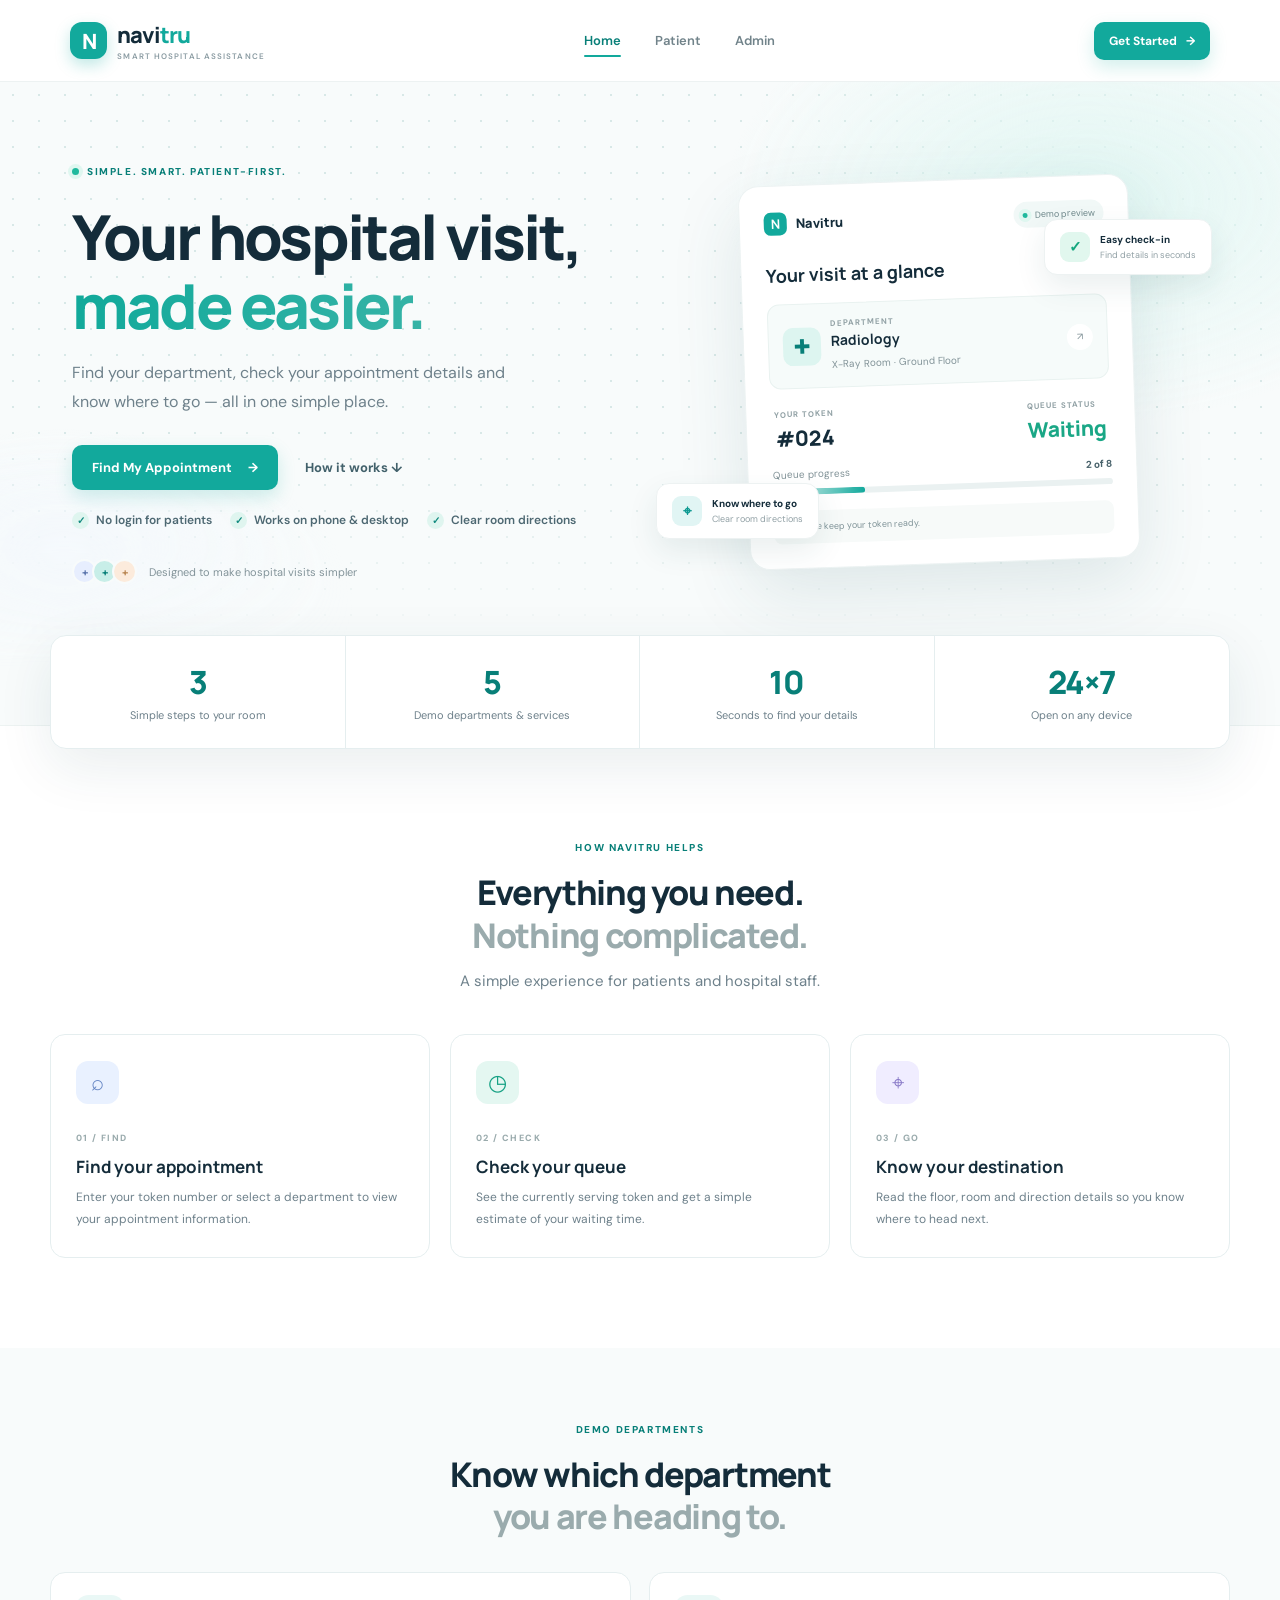
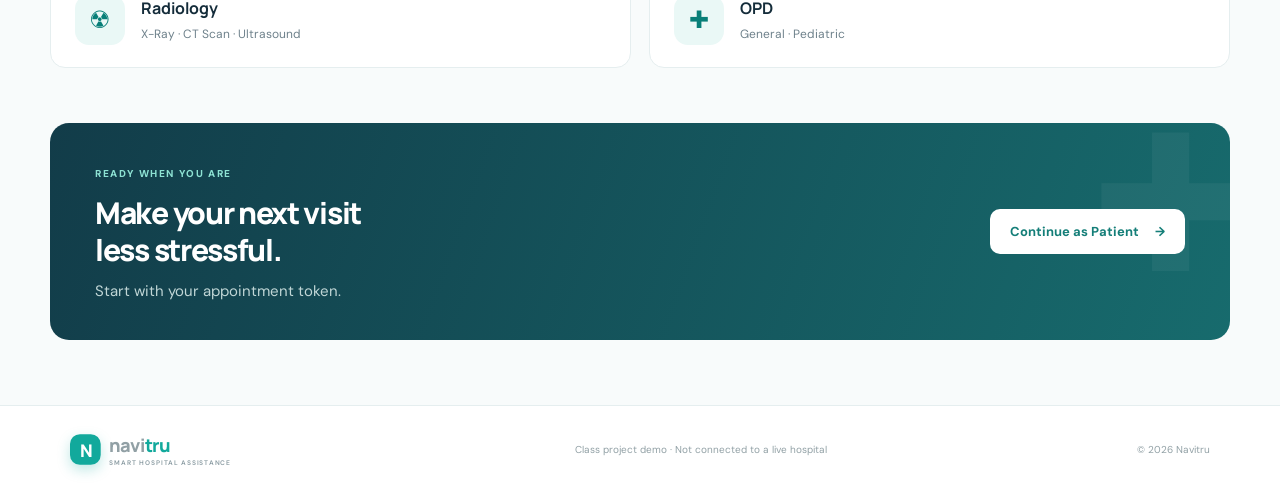
<file: index.html>
<!DOCTYPE html>
<html lang="en">
<head>
  <meta charset="UTF-8"><meta name="viewport" content="width=device-width, initial-scale=1.0">
  <title>Navitru | Smart Hospital Assistance</title><link rel="preconnect" href="https://fonts.googleapis.com"><link href="https://fonts.googleapis.com/css2?family=DM+Sans:wght@400;500;600;700&family=Manrope:wght@600;700;800&display=swap" rel="stylesheet"><link rel="stylesheet" href="style.css"><link rel="stylesheet" href="home.css">
</head>
<body>
  <header class="site-header"><a class="brand" href="index.html"><span class="brand-mark">N</span><span>navi<span class="brand-accent">tru</span><small>SMART HOSPITAL ASSISTANCE</small></span></a><nav><a class="active" href="index.html">Home</a><a href="patient.html">Patient</a><a href="admin.html">Admin</a></nav><a class="btn btn-small" href="patient.html">Get Started <span>→</span></a></header>
  <main>
    <section class="hero container"><div class="hero-copy"><span class="eyebrow hero-eyebrow"><i class="pulse-dot"></i> SIMPLE. SMART. PATIENT-FIRST.</span><h1>Your hospital visit,<br><span class="gradient-text">made easier.</span></h1><p class="hero-text">Find your department, check your appointment details and know where to go — all in one simple place.</p><div class="hero-actions"><a class="btn" href="patient.html">Find My Appointment <span>→</span></a><a class="text-link" href="#how-it-works">How it works <span>↓</span></a></div><ul class="hero-points"><li>No login for patients</li><li>Works on phone &amp; desktop</li><li>Clear room directions</li></ul><div class="trust-row"><div class="avatar-stack"><span>+</span><span>+</span><span>+</span></div><span>Designed to make hospital visits simpler</span></div></div><div class="hero-visual"><div class="visual-glow"></div><div class="dashboard-preview"><div class="preview-top"><span class="mini-brand"><b>N</b> Navitru</span><span class="status-pill"><i></i> Demo preview</span></div><div class="preview-title">Your visit at a glance</div><div class="preview-card"><div class="preview-icon">✚</div><div><small>DEPARTMENT</small><strong id="pv-dept">Radiology</strong><span id="pv-room">X-Ray Room · Ground Floor</span></div><span class="arrow-circle">↗</span></div><div class="preview-stats"><div><small>YOUR TOKEN</small><strong id="pv-token">#024</strong></div><div><small>QUEUE STATUS</small><strong class="green-text" id="pv-status">Waiting</strong></div></div><div class="progress-label"><span>Queue progress</span><b id="pv-count">2 of 8</b></div><div class="progress-track"><span id="pv-bar"></span></div><div class="preview-note">ⓘ Please keep your token ready.</div></div><div class="floating-card float-one"><span class="float-icon">✓</span><div><b>Easy check-in</b><small>Find details in seconds</small></div></div><div class="floating-card float-two"><span class="float-icon teal">⌖</span><div><b>Know where to go</b><small>Clear room directions</small></div></div></div></section>

    <section class="stats-strip container reveal" aria-label="Navitru at a glance"><div><b data-count="3">0</b><span>Simple steps to your room</span></div><div><b data-count="5">0</b><span>Demo departments &amp; services</span></div><div><b data-count="10">0</b><span>Seconds to find your details</span></div><div><b data-count="0" data-text="24×7">24×7</b><span>Open on any device</span></div></section>
    <section class="features-section" id="how-it-works"><div class="container"><div class="section-heading reveal"><span class="eyebrow">HOW NAVITRU HELPS</span><h2>Everything you need.<br><span class="muted-heading">Nothing complicated.</span></h2><p>A simple experience for patients and hospital staff.</p></div><div class="feature-grid"><article class="feature-card reveal"><div class="feature-icon blue">⌕</div><span class="feature-number">01 / FIND</span><h3>Find your appointment</h3><p>Enter your token number or select a department to view your appointment information.</p></article><article class="feature-card reveal"><div class="feature-icon mint">◷</div><span class="feature-number">02 / CHECK</span><h3>Check your queue</h3><p>See the currently serving token and get a simple estimate of your waiting time.</p></article><article class="feature-card reveal"><div class="feature-icon lavender">⌖</div><span class="feature-number">03 / GO</span><h3>Know your destination</h3><p>Read the floor, room and direction details so you know where to head next.</p></article></div></div></section>

    <section class="dept-section container reveal"><div class="section-heading"><span class="eyebrow">DEMO DEPARTMENTS</span><h2>Know which department<br><span class="muted-heading">you are heading to.</span></h2></div><div class="dept-row"><a href="patient.html" class="dept-chip"><i>☢</i><b>Radiology</b><small>X-Ray · CT Scan · Ultrasound</small></a><a href="patient.html" class="dept-chip"><i>✚</i><b>OPD</b><small>General · Pediatric</small></a></div></section>
    <section class="cta-section container reveal"><div><span class="eyebrow">READY WHEN YOU ARE</span><h2>Make your next visit<br>less stressful.</h2><p>Start with your appointment token.</p></div><a class="btn btn-light" href="patient.html">Continue as Patient <span>→</span></a></section>
  </main>
  <footer class="site-footer"><a class="brand footer-brand" href="index.html"><span class="brand-mark">N</span><span>navi<span class="brand-accent">tru</span><small>SMART HOSPITAL ASSISTANCE</small></span></a><span>Class project demo · Not connected to a live hospital</span><span>© 2026 Navitru</span></footer>
<script src="home.js"></script>
</body></html>
</file>
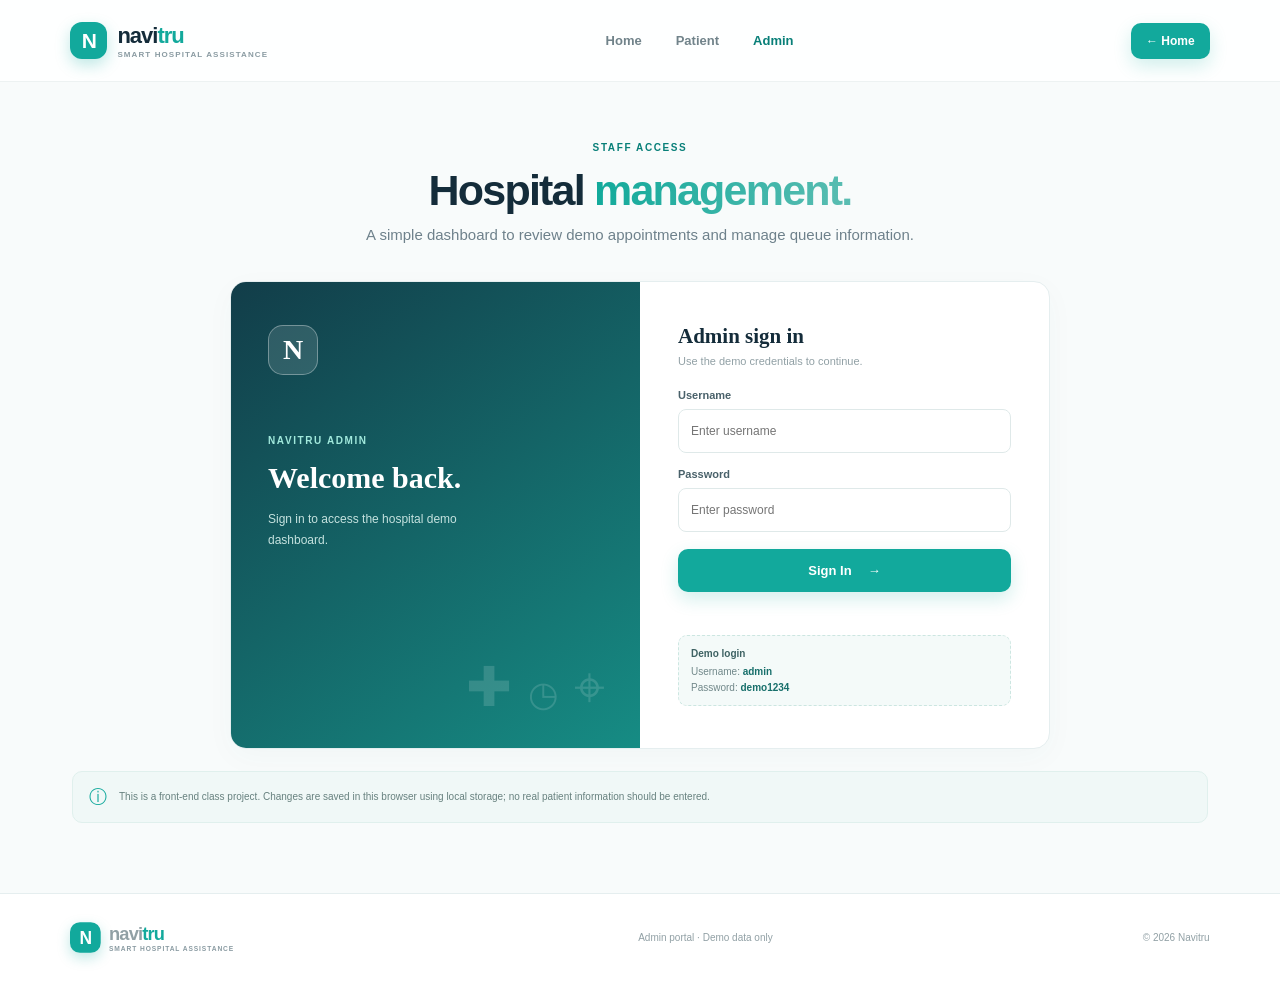
<file: admin.html>
<!DOCTYPE html>
<html lang="en"><head><meta charset="UTF-8"><meta name="viewport" content="width=device-width, initial-scale=1.0"><title>Admin Dashboard | Navitru</title><link rel="stylesheet" href="style.css"><script src="app.js" defer></script></head>
<body><header class="site-header"><a class="brand" href="index.html"><span class="brand-mark">N</span><span>navi<span class="brand-accent">tru</span><small>SMART HOSPITAL ASSISTANCE</small></span></a><nav><a href="index.html">Home</a><a href="patient.html">Patient</a><a class="active" href="admin.html">Admin</a></nav><a class="btn btn-small" href="index.html">← Home</a></header>
<main class="page-shell container"><div class="page-intro"><span class="eyebrow">STAFF ACCESS</span><h1>Hospital <span class="gradient-text">management.</span></h1><p>A simple dashboard to review demo appointments and manage queue information.</p></div>
<section class="panel login-panel" id="admin-login"><div class="login-art"><div class="login-symbol">N</div><span class="eyebrow">NAVITRU ADMIN</span><h2>Welcome back.</h2><p>Sign in to access the hospital demo dashboard.</p><div class="login-decoration">✚ <span>◷</span> ⌖</div></div><form id="admin-login-form" class="login-form"><h2>Admin sign in</h2><p class="muted">Use the demo credentials to continue.</p><label for="admin-username">Username</label><input id="admin-username" type="text" placeholder="Enter username" required><label for="admin-password">Password</label><input id="admin-password" type="password" placeholder="Enter password" required><button class="btn full-btn" type="submit">Sign In <span>→</span></button><p class="form-message" id="login-message" role="status"></p><div class="demo-credentials"><b>Demo login</b><span>Username: <strong>admin</strong></span><span>Password: <strong>demo1234</strong></span></div></form></section>
<section id="admin-dashboard" hidden><div class="dashboard-top"><div><span class="eyebrow">OVERVIEW</span><h2>Dashboard</h2></div><button class="btn btn-outline" id="admin-logout">Log out ↗</button></div><div class="stat-grid"><article class="stat-card"><span class="stat-icon blue">▤</span><small>TOTAL APPOINTMENTS</small><strong id="total-appointments">0</strong><span>Saved demo records</span></article><article class="stat-card"><span class="stat-icon mint">◉</span><small>DOCTORS LISTED</small><strong>8</strong><span>Sample directory</span></article><article class="stat-card"><span class="stat-icon lavender">◷</span><small>CURRENTLY SERVING</small><strong id="serving-stat">01</strong><span>Queue token number</span></article></div>
<div class="admin-grid"><section class="panel"><div class="panel-heading"><div><span class="step-label">QUEUE CONTROL</span><h2>Manage patient queue</h2></div><span class="round-icon">◷</span></div><form id="queue-form" class="queue-form"><div><label for="serving-input">Currently serving token</label><input id="serving-input" type="number" min="1" max="999" value="1" required></div><div><label for="consult-input">Average consultation (minutes)</label><input id="consult-input" type="number" min="1" max="60" value="5" required></div><button class="btn full-btn" type="submit">Save Queue Settings</button><p class="form-message" id="queue-message" role="status"></p></form></section>
<section class="panel"><div class="panel-heading"><div><span class="step-label">DOCTOR DIRECTORY</span><h2>Available doctors</h2></div><span class="round-icon">✚</span></div><div class="doctor-list"><div class="doctor-row"><span class="doctor-avatar">AS</span><div><b>Dr. Aarav Sharma</b><small>Pediatric · OPD</small></div><span class="availability">Available</span></div><div class="doctor-row"><span class="doctor-avatar">NV</span><div><b>Dr. Neha Verma</b><small>Pediatric · OPD</small></div><span class="availability">Available</span></div><div class="doctor-row"><span class="doctor-avatar">RD</span><div><b>Dr. Nikhil Das</b><small>X-Ray · Radiology</small></div><span class="availability">Available</span></div><div class="doctor-row"><span class="doctor-avatar">PI</span><div><b>Dr. Pooja Iyer</b><small>CT Scan · Radiology</small></div><span class="availability">Available</span></div></div></section></div>
<section class="panel records-panel"><div class="panel-heading"><div><span class="step-label">RECENT ACTIVITY</span><h2>Appointment records</h2></div><span class="record-count" id="record-count">0 records</span></div><div class="table-wrap"><table><thead><tr><th>Token</th><th>Patient</th><th>Department</th><th>Room</th><th>Status</th></tr></thead><tbody id="appointment-table"><tr><td colspan="5" class="table-empty">No appointments saved yet. Search a token on the patient page to add a demo record.</td></tr></tbody></table></div></section></section>
<div class="notice-strip"><span>ⓘ</span><p>This is a front-end class project. Changes are saved in this browser using local storage; no real patient information should be entered.</p></div></main>
<footer class="site-footer"><a class="brand footer-brand" href="index.html"><span class="brand-mark">N</span><span>navi<span class="brand-accent">tru</span><small>SMART HOSPITAL ASSISTANCE</small></span></a><span>Admin portal · Demo data only</span><span>© 2026 Navitru</span></footer></body></html>
</file>
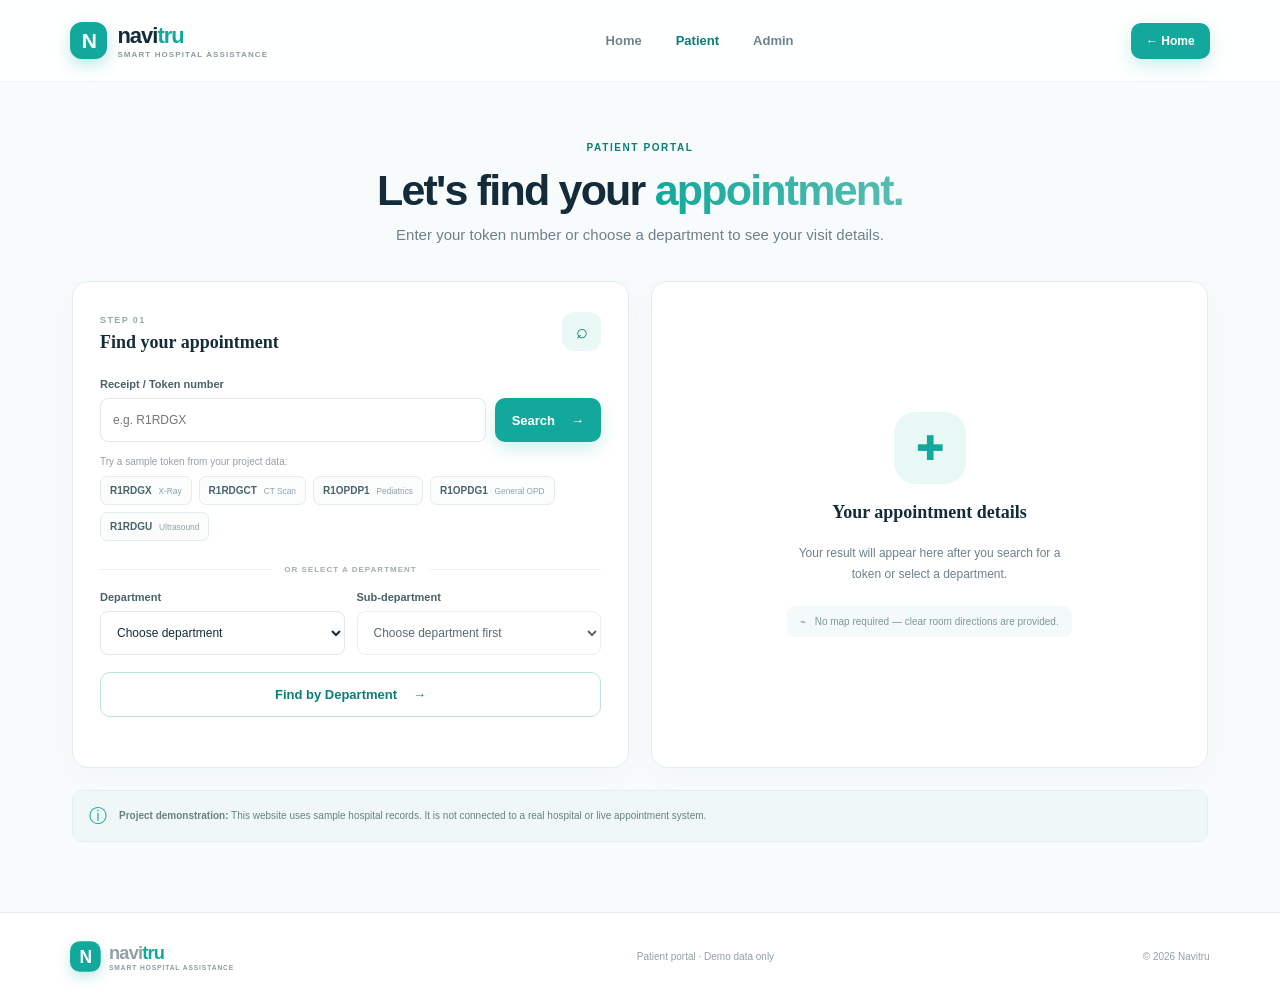
<file: patient.html>
<!DOCTYPE html>
<html lang="en"><head><meta charset="UTF-8"><meta name="viewport" content="width=device-width, initial-scale=1.0"><title>Patient Portal | Navitru</title><link rel="stylesheet" href="style.css"><script src="app.js" defer></script></head>
<body><header class="site-header"><a class="brand" href="index.html"><span class="brand-mark">N</span><span>navi<span class="brand-accent">tru</span><small>SMART HOSPITAL ASSISTANCE</small></span></a><nav><a href="index.html">Home</a><a class="active" href="patient.html">Patient</a><a href="admin.html">Admin</a></nav><a class="btn btn-small" href="index.html">← Home</a></header>
<main class="page-shell container"><div class="page-intro"><span class="eyebrow">PATIENT PORTAL</span><h1>Let's find your <span class="gradient-text">appointment.</span></h1><p>Enter your token number or choose a department to see your visit details.</p></div>
<div class="patient-layout"><section class="panel search-panel"><div class="panel-heading"><div><span class="step-label">STEP 01</span><h2>Find your appointment</h2></div><span class="round-icon">⌕</span></div><form id="patient-form"><label for="token-input">Receipt / Token number</label><div class="input-with-button"><input id="token-input" type="text" placeholder="e.g. R1RDGX" autocomplete="off"><button class="btn" type="submit">Search <span>→</span></button></div><p class="field-hint">Try a sample token from your project data:</p><div class="sample-tokens"><button type="button" data-token="R1RDGX">R1RDGX <small>X-Ray</small></button><button type="button" data-token="R1RDGCT">R1RDGCT <small>CT Scan</small></button><button type="button" data-token="R1OPDP1">R1OPDP1 <small>Pediatrics</small></button><button type="button" data-token="R1OPDG1">R1OPDG1 <small>General OPD</small></button><button type="button" data-token="R1RDGU">R1RDGU <small>Ultrasound</small></button></div><div class="or-divider"><span>OR SELECT A DEPARTMENT</span></div><div class="form-grid"><div><label for="department-select">Department</label><select id="department-select"><option value="">Choose department</option><option>OPD</option><option>Other Department</option><option>Board OPD</option><option>Radiology</option><option>All Cabins</option></select></div><div><label for="subdepartment-select">Sub-department</label><select id="subdepartment-select" disabled><option value="">Choose department first</option></select></div></div><button class="btn btn-outline full-btn" id="department-search" type="button">Find by Department <span>→</span></button><p class="form-message" id="patient-message" role="status"></p></form></section>
<section class="panel result-panel" id="appointment-result"><div class="empty-state"><div class="empty-illustration">✚</div><h2>Your appointment details</h2><p>Your result will appear here after you search for a token or select a department.</p><div class="empty-hint">⌁ &nbsp; No map required — clear room directions are provided.</div></div></section></div>
<div class="notice-strip"><span>ⓘ</span><p><b>Project demonstration:</b> This website uses sample hospital records. It is not connected to a real hospital or live appointment system.</p></div></main>
<footer class="site-footer"><a class="brand footer-brand" href="index.html"><span class="brand-mark">N</span><span>navi<span class="brand-accent">tru</span><small>SMART HOSPITAL ASSISTANCE</small></span></a><span>Patient portal · Demo data only</span><span>© 2026 Navitru</span></footer></body></html>
</file>
<file: style.css>
:root{--ink:#142c3a;--muted:#6e818b;--teal:#12a99c;--teal-dark:#087f78;--pale:#eaf8f6;--line:#e5eeef;--bg:#f8fbfb;--white:#fff;--shadow:0 18px 55px rgba(27,70,78,.09)}*{box-sizing:border-box}html{scroll-behavior:smooth}body{margin:0;background:var(--bg);color:var(--ink);font-family:'DM Sans',Arial,sans-serif;font-size:15px}a{color:inherit;text-decoration:none}button,input,select{font:inherit}.site-header{height:82px;padding:0 max(5.5%,calc((100% - 1180px)/2));display:flex;align-items:center;justify-content:space-between;background:rgba(255,255,255,.92);border-bottom:1px solid #edf2f2;position:relative;z-index:2}.brand{display:flex;align-items:center;gap:10px;font-family:Manrope,sans-serif;font-weight:800;font-size:22px;letter-spacing:-1px}.brand-mark{width:37px;height:37px;border-radius:12px;background:var(--teal);color:white;display:grid;place-items:center;font-size:21px;box-shadow:0 6px 15px #12a99c44}.brand-accent{color:var(--teal)}.brand small{display:block;font:600 8px 'DM Sans',sans-serif;letter-spacing:1.1px;color:#8a9ba2;margin-top:1px}.site-header nav{display:flex;gap:34px;color:#71838a;font-weight:600;font-size:13px}.site-header nav a{padding:10px 0}.site-header nav a.active,.site-header nav a:hover{color:var(--teal-dark)}.btn{border:0;border-radius:10px;background:var(--teal);color:white;padding:14px 20px;display:inline-flex;align-items:center;justify-content:center;gap:16px;font-weight:700;font-size:13px;cursor:pointer;transition:.2s;box-shadow:0 7px 18px #12a99c30}.btn:hover{background:var(--teal-dark);transform:translateY(-1px)}.btn-small{padding:11px 15px;font-size:12px;gap:9px}.btn-outline{background:#fff;color:var(--teal-dark);border:1px solid #b9e3de;box-shadow:none}.btn-outline:hover{color:#fff}.container{max-width:1180px;margin:0 auto}.hero{min-height:570px;padding:78px 22px 85px;display:grid;grid-template-columns:1fr 1fr;align-items:center;gap:60px}.eyebrow{font-size:10px;letter-spacing:1.6px;font-weight:800;color:var(--teal-dark);display:inline-flex;align-items:center;gap:8px}.pulse-dot,.status-pill i{width:7px;height:7px;border-radius:50%;background:#20b99d;display:inline-block;box-shadow:0 0 0 4px #dff7f0}.hero h1,.page-intro h1{font:800 clamp(42px,5vw,62px)/1.12 Manrope,sans-serif;letter-spacing:-2.8px;margin:22px 0 18px}.gradient-text{background:linear-gradient(100deg,#10a99a,#5bbdb2);-webkit-background-clip:text;background-clip:text;color:transparent}.hero-text{max-width:460px;color:var(--muted);font-size:16px;line-height:1.8}.hero-actions{display:flex;align-items:center;gap:27px;margin-top:29px}.text-link{font-weight:700;font-size:13px;color:#42616b}.trust-row{display:flex;align-items:center;gap:12px;margin-top:44px;color:#83949a;font-size:11px}.avatar-stack{display:flex}.avatar-stack span{width:25px;height:25px;border:2px solid var(--bg);border-radius:50%;display:grid;place-items:center;background:#c8eee8;color:#087f78;font-weight:800;margin-left:-5px}.avatar-stack span:first-child{margin-left:0;background:#e7eefe;color:#5c76ad}.avatar-stack span:last-child{background:#fcebdc;color:#ba8855}.hero-visual{height:390px;position:relative;display:grid;place-items:center}.visual-glow{position:absolute;width:360px;height:360px;border-radius:50%;background:radial-gradient(circle,#d9f5f0 0%,#eaf8f6 45%,transparent 72%)}.dashboard-preview{position:relative;width:min(390px,90%);padding:24px;background:#fff;border:1px solid #edf3f3;border-radius:20px;box-shadow:0 25px 70px #285f6520;transform:rotate(-2deg)}.preview-top,.preview-card,.preview-stats,.progress-label{display:flex;align-items:center;justify-content:space-between}.mini-brand{font:800 13px Manrope}.mini-brand b{display:inline-grid;place-items:center;background:var(--teal);color:white;width:23px;height:23px;border-radius:7px;margin-right:6px}.status-pill{font-size:9px;color:#6f888b;background:#f1f8f7;border-radius:20px;padding:7px 9px}.status-pill i{width:5px;height:5px;margin-right:5px}.preview-title{font:700 18px Manrope;margin:27px 0 17px}.preview-card{padding:14px;background:#f6fbfa;border:1px solid #e9f2f0;border-radius:12px;gap:10px}.preview-icon{width:38px;height:38px;background:#ddf5f0;color:var(--teal-dark);border-radius:10px;display:grid;place-items:center;font-size:20px}.preview-card>div:nth-child(2){flex:1}.preview-card small,.preview-stats small{display:block;font-size:8px;color:#91a1a5;letter-spacing:1px;font-weight:700}.preview-card strong{display:block;font:700 14px Manrope;margin:3px 0}.preview-card span{font-size:10px;color:#829398}.arrow-circle{width:26px;height:26px;border-radius:50%;background:#fff;display:grid;place-items:center;color:var(--teal)}.preview-stats{padding:20px 4px 16px}.preview-stats strong{display:block;font:800 21px Manrope;margin-top:5px}.green-text{color:#1aa786}.progress-label{font-size:10px;color:#829398;margin-bottom:8px}.progress-label b{color:#47616a}.progress-track{height:6px;background:#eaf1f1;border-radius:9px;overflow:hidden}.progress-track span{display:block;width:27%;height:100%;background:var(--teal);border-radius:9px}.preview-note{font-size:9px;color:#809499;background:#f7faf9;padding:10px;border-radius:8px;margin-top:16px}.floating-card{position:absolute;display:flex;align-items:center;gap:10px;background:white;border:1px solid #edf2f2;border-radius:13px;padding:12px 15px;box-shadow:0 12px 30px #24545a18}.float-one{top:42px;right:-4px}.float-two{bottom:28px;left:-14px}.float-icon{width:30px;height:30px;border-radius:9px;background:#e1f7ee;color:#14a77e;display:grid;place-items:center;font-weight:800}.float-icon.teal{background:#e1f5f4;color:#0d9991}.floating-card b,.floating-card small{display:block}.floating-card b{font-size:10px}.floating-card small{font-size:9px;color:#91a0a5;margin-top:3px}.features-section{background:#fff;padding:83px 22px 90px;border-top:1px solid #edf3f2}.section-heading{text-align:center}.section-heading h2,.cta-section h2{font:800 34px/1.25 Manrope;letter-spacing:-1.3px;margin:15px 0 10px}.muted-heading{color:#9aabad}.section-heading p,.cta-section p{color:var(--muted)}.feature-grid{display:grid;grid-template-columns:repeat(3,1fr);gap:20px;margin-top:43px}.feature-card{border:1px solid var(--line);border-radius:15px;padding:26px 25px;background:#fff;transition:.2s}.feature-card:hover{transform:translateY(-4px);box-shadow:var(--shadow)}.feature-icon,.stat-icon{width:43px;height:43px;border-radius:12px;display:grid;place-items:center;font-size:22px;margin-bottom:22px}.blue{background:#e9f1ff;color:#6384c3}.mint{background:#e4f7f1;color:#16a184}.lavender{background:#f0edff;color:#897ac8}.feature-number,.step-label{font-size:9px;letter-spacing:1.4px;font-weight:800;color:#9aabad}.feature-card h3{font:700 17px Manrope;margin:9px 0}.feature-card p{font-size:12px;color:var(--muted);line-height:1.8;margin:0}.cta-section{margin-top:55px;margin-bottom:65px;padding:39px 45px;border-radius:19px;background:linear-gradient(110deg,#123c49,#176b6d);color:#fff;display:flex;align-items:center;justify-content:space-between}.cta-section .eyebrow{color:#8de2d3}.cta-section h2{font-size:30px;margin:12px 0}.cta-section p{color:#c0d6d6;margin:0}.btn-light{background:#fff;color:#147e78;box-shadow:none}.btn-light:hover{background:#e9f8f5;color:#087f78}.site-footer{min-height:88px;padding:20px max(5.5%,calc((100% - 1180px)/2));display:flex;align-items:center;justify-content:space-between;gap:20px;background:#fff;border-top:1px solid var(--line);color:#91a0a5;font-size:10px}.footer-brand{transform:scale(.83);transform-origin:left center}.page-shell{padding:55px 22px 70px}.page-intro{text-align:center;margin-bottom:38px}.page-intro h1{font-size:43px;letter-spacing:-1.8px;margin:12px 0}.page-intro p{color:var(--muted);margin:0}.patient-layout{display:grid;grid-template-columns:1fr 1fr;gap:22px;align-items:stretch}.panel{background:#fff;border:1px solid var(--line);border-radius:16px;padding:27px;box-shadow:0 8px 30px #1e555a08}.panel-heading{display:flex;align-items:center;justify-content:space-between;margin-bottom:25px}.panel-heading h2{font:700 18px Manrope;margin:6px 0 0}.round-icon{width:39px;height:39px;border-radius:12px;background:var(--pale);color:var(--teal-dark);display:grid;place-items:center;font-size:20px}label{display:block;font-size:11px;font-weight:700;color:#49616a;margin:15px 0 8px}input,select{width:100%;height:44px;border:1px solid #dfe9e9;border-radius:8px;background:#fff;padding:0 12px;color:var(--ink);outline:none;font-size:12px}input:focus,select:focus{border-color:#54bdb2;box-shadow:0 0 0 3px #e3f7f4}.input-with-button{display:flex;gap:9px}.input-with-button input{flex:1;min-width:0}.input-with-button .btn{padding:0 17px;white-space:nowrap}.field-hint{font-size:10px;color:#92a1a5;margin:14px 0 9px}.sample-tokens{display:flex;flex-wrap:wrap;gap:7px}.sample-tokens button{border:1px solid #e2eded;border-radius:7px;padding:8px 9px;background:#fbfdfd;color:#49636b;font-size:10px;font-weight:700;cursor:pointer}.sample-tokens button:hover{border-color:#83d0c7;background:#f0fbf9}.sample-tokens small{color:#91a1a5;font-weight:500;margin-left:4px}.or-divider{display:flex;align-items:center;gap:12px;color:#a0adaf;font-size:8px;font-weight:800;letter-spacing:1px;margin:24px 0 10px}.or-divider:before,.or-divider:after{content:'';height:1px;background:#edf1f1;flex:1}.form-grid{display:grid;grid-template-columns:1fr 1fr;gap:12px}.form-grid label{margin-top:7px}.full-btn{width:100%;margin-top:17px}.form-message{font-size:11px;color:#bd5c54;min-height:14px;margin:9px 0 0}.empty-state{height:100%;min-height:400px;display:flex;flex-direction:column;align-items:center;justify-content:center;text-align:center;padding:20px}.empty-illustration{width:72px;height:72px;border-radius:22px;background:#e8f8f5;color:var(--teal);display:grid;place-items:center;font-size:34px;margin-bottom:18px}.empty-state h2{font:700 18px Manrope;margin:0 0 8px}.empty-state p{font-size:12px;color:var(--muted);line-height:1.7;max-width:280px}.empty-hint{font-size:10px;color:#7d9998;background:#f4faf9;padding:10px 13px;border-radius:8px;margin-top:10px}.notice-strip{display:flex;align-items:center;gap:12px;background:#f0f8f7;border:1px solid #e0f0ed;color:#67817f;border-radius:10px;padding:13px 16px;margin-top:22px;font-size:10px}.notice-strip>span{font-size:18px;color:var(--teal)}.notice-strip p{margin:0;line-height:1.6}.result-content .result-kicker{font-size:9px;font-weight:800;letter-spacing:1.3px;color:var(--teal-dark)}.result-title{font:700 22px Manrope;margin:8px 0 5px}.result-subtitle{font-size:12px;color:var(--muted);margin:0 0 20px}.result-token{background:#f1faf8;border:1px solid #e2f1ee;padding:16px;border-radius:11px;display:flex;align-items:center;justify-content:space-between}.result-token small{display:block;color:#8ba09f;font-size:8px;letter-spacing:1px;font-weight:800}.result-token strong{display:block;font:800 24px Manrope;color:var(--teal-dark);margin-top:4px}.waiting-tag{background:#e0f6ec;color:#168766;padding:7px 10px;border-radius:20px;font-size:9px;font-weight:700}.detail-grid{display:grid;grid-template-columns:1fr 1fr;gap:14px;margin:19px 0}.detail-item small{display:block;font-size:8px;color:#9aa9aa;letter-spacing:1px;font-weight:800}.detail-item b{display:block;font-size:12px;margin-top:5px}.direction-box{padding:15px;background:#f8fbfb;border:1px solid #eaf0f0;border-radius:10px}.direction-box h3{font:700 12px Manrope;margin:0 0 8px}.direction-box p{font-size:11px;color:#647a80;line-height:1.7;margin:0}.queue-info{font-size:10px;color:#819396;margin-top:14px}.login-panel{max-width:820px;margin:0 auto;display:grid;grid-template-columns:1fr 1fr;padding:0;overflow:hidden}.login-art{background:linear-gradient(145deg,#123d49,#168c84);color:white;padding:43px 37px;position:relative;overflow:hidden;min-height:430px}.login-symbol{width:50px;height:50px;background:#ffffff20;border:1px solid #ffffff55;border-radius:15px;display:grid;place-items:center;font:800 28px Manrope;margin-bottom:55px}.login-art .eyebrow{color:#a1e9dc}.login-art h2{font:800 30px Manrope;margin:14px 0}.login-art p{font-size:12px;color:#c5e2df;line-height:1.7;max-width:250px}.login-decoration{position:absolute;bottom:28px;right:35px;font-size:55px;color:#ffffff25}.login-decoration span{font-size:35px}.login-form{padding:42px 38px}.login-form h2{font:700 21px Manrope;margin:0 0 6px}.muted{color:#91a0a5;font-size:11px;margin:0 0 22px}.demo-credentials{background:#f4faf9;border:1px dashed #cce6e1;border-radius:9px;padding:12px;margin-top:20px;display:grid;gap:5px;font-size:10px;color:#71888a}.demo-credentials>b{color:#3e6263;margin-bottom:2px}.demo-credentials strong{color:#176f6b}.dashboard-top{display:flex;align-items:center;justify-content:space-between;margin:0 0 18px}.dashboard-top h2{font:800 26px Manrope;margin:6px 0}.stat-grid{display:grid;grid-template-columns:repeat(3,1fr);gap:15px;margin-bottom:20px}.stat-card{background:#fff;border:1px solid var(--line);border-radius:13px;padding:19px}.stat-card .stat-icon{margin-bottom:13px;width:35px;height:35px;font-size:18px}.stat-card small{display:block;font-size:8px;letter-spacing:1px;color:#91a1a5;font-weight:800}.stat-card strong{display:block;font:800 25px Manrope;margin:5px 0}.stat-card>span:last-child{font-size:10px;color:#8a9b9e}.admin-grid{display:grid;grid-template-columns:1fr 1fr;gap:17px}.queue-form input{max-width:100%}.doctor-list{display:grid;gap:13px}.doctor-row{display:flex;align-items:center;gap:10px}.doctor-avatar{width:33px;height:33px;border-radius:10px;background:#eaf5f5;color:#328e88;display:grid;place-items:center;font-size:10px;font-weight:800}.doctor-row>div{flex:1}.doctor-row b,.doctor-row small{display:block}.doctor-row b{font-size:10px}.doctor-row small{font-size:9px;color:#92a1a5;margin-top:3px}.availability{font-size:9px;color:#168b6e;background:#e8f8f1;border-radius:20px;padding:5px 8px}.records-panel{margin-top:17px}.record-count{font-size:10px;color:#83969a;background:#f3f8f7;padding:7px 10px;border-radius:20px}.table-wrap{overflow-x:auto}table{width:100%;border-collapse:collapse;text-align:left;white-space:nowrap}th{font-size:8px;color:#93a2a5;letter-spacing:1px;padding:12px 10px;border-bottom:1px solid var(--line)}td{font-size:10px;padding:13px 10px;border-bottom:1px solid #f0f4f4;color:#61777c}.table-empty{text-align:center;color:#91a0a5;padding:25px 10px}.status-chip{background:#e8f8f1;color:#168b6e;padding:5px 8px;border-radius:20px;font-size:9px} [hidden]{display:none!important}
@media(max-width:800px){.site-header{padding:0 20px}.site-header nav{gap:16px}.hero{grid-template-columns:1fr;gap:10px;padding-top:55px}.hero-visual{max-width:520px;width:100%;margin:auto}.feature-grid{gap:12px}.feature-card{padding:20px 16px}.patient-layout{grid-template-columns:1fr}.empty-state{min-height:280px}.site-footer{padding:20px;flex-wrap:wrap}.admin-grid{grid-template-columns:1fr}}
@media(max-width:560px){.site-header{height:70px}.site-header nav{gap:12px;font-size:11px}.site-header>.btn{display:none}.brand{font-size:19px}.brand-mark{width:33px;height:33px}.hero{padding:48px 20px 50px}.hero h1{font-size:43px}.hero-text{font-size:14px}.hero-visual{height:340px}.dashboard-preview{width:88%;padding:18px}.float-one{right:0;top:18px}.float-two{left:0;bottom:10px}.floating-card{padding:9px}.features-section{padding:60px 20px}.section-heading h2{font-size:29px}.feature-grid{grid-template-columns:1fr}.feature-card{padding:22px}.cta-section{margin:35px 15px 45px;padding:28px;display:block}.cta-section .btn{margin-top:22px}.site-footer{justify-content:center;text-align:center}.site-footer>span{width:100%}.footer-brand{transform-origin:center}.page-shell{padding:42px 15px 50px}.page-intro h1{font-size:34px}.panel{padding:20px}.form-grid{grid-template-columns:1fr;gap:0}.login-panel{grid-template-columns:1fr}.login-art{min-height:260px;padding:28px}.login-symbol{margin-bottom:25px}.login-decoration{font-size:35px}.login-form{padding:28px 24px}.stat-grid{grid-template-columns:1fr}.stat-card{display:grid;grid-template-columns:40px 1fr;column-gap:10px;align-items:center}.stat-card .stat-icon{grid-row:1/3;margin:0}.stat-card strong{grid-column:2}.stat-card>span:last-child{grid-column:2}.dashboard-top h2{font-size:23px}}
</file>
<file: home.css>
/* Home page enhancements (plain CSS, no libraries). Only affects index.html */
.site-header{position:sticky;top:0;backdrop-filter:blur(10px);-webkit-backdrop-filter:blur(10px);transition:box-shadow .25s}
.site-header.scrolled{box-shadow:0 8px 28px #1e555a14}
.site-header nav a{position:relative}
.site-header nav a:after{content:'';position:absolute;left:0;bottom:2px;height:2px;width:0;background:var(--teal);border-radius:2px;transition:width .25s}
.site-header nav a:hover:after,.site-header nav a.active:after{width:100%}
.btn span,.text-link span{display:inline-block;transition:transform .2s}
.btn:hover span,.text-link:hover span{transform:translateX(4px)}
.text-link:last-child:hover{color:var(--teal-dark)}
a:focus-visible,.btn:focus-visible{outline:3px solid #8fdcd1;outline-offset:3px;border-radius:10px}

body{overflow-x:hidden}
/* hero background */
.hero{position:relative}
.hero:before{content:'';position:absolute;top:0;bottom:0;left:50%;width:100vw;transform:translateX(-50%);z-index:-1;background:
 radial-gradient(520px 320px at 85% 20%,#dff6f2 0,transparent 70%),
 radial-gradient(420px 260px at 5% 90%,#eef5ff 0,transparent 70%),
 radial-gradient(#d5e6e5 1px,transparent 1px) 0 0/26px 26px;
 -webkit-mask-image:linear-gradient(#000 60%,transparent);mask-image:linear-gradient(#000 60%,transparent);opacity:.9}
.hero-copy>*{animation:rise .7s both}
.hero-copy>*:nth-child(1){animation-delay:.05s}.hero-copy>*:nth-child(2){animation-delay:.15s}.hero-copy>*:nth-child(3){animation-delay:.25s}.hero-copy>*:nth-child(4){animation-delay:.35s}.hero-copy>*:nth-child(5){animation-delay:.45s}.hero-copy>*:nth-child(6){animation-delay:.55s}
.hero-visual{animation:rise .9s .25s both}
@keyframes rise{from{opacity:0;transform:translateY(22px)}to{opacity:1;transform:none}}
.gradient-text{background-size:200% 100%;animation:shine 6s ease-in-out infinite alternate}
@keyframes shine{to{background-position:100% 0}}
.pulse-dot{animation:ping 1.8s infinite}
@keyframes ping{0%{box-shadow:0 0 0 0 #20b99d66}80%,100%{box-shadow:0 0 0 8px #20b99d00}}

.hero-points{list-style:none;margin:22px 0 0;padding:0;display:flex;flex-wrap:wrap;gap:8px 18px;font-size:12px;font-weight:600;color:#4d6872}
.hero-points li:before{content:'✓';display:inline-grid;place-items:center;width:17px;height:17px;margin-right:7px;border-radius:50%;background:#dff5ef;color:#118a7e;font-size:10px;font-weight:800}
.trust-row{margin-top:30px}

/* preview card live feel */
.dashboard-preview{animation:bob 7s ease-in-out infinite}
@keyframes bob{0%,100%{transform:rotate(-2deg) translateY(0)}50%{transform:rotate(-2deg) translateY(-8px)}}
.dashboard-preview.swap .preview-card,.dashboard-preview.swap .preview-stats{opacity:0;transform:translateY(6px)}
.preview-card,.preview-stats{transition:opacity .3s,transform .3s}
.progress-track span{transition:width 1s cubic-bezier(.2,.8,.2,1);position:relative}
.progress-track span:after{content:'';position:absolute;inset:0;background:linear-gradient(90deg,transparent,#ffffff80,transparent);animation:sweep 2.2s infinite}
@keyframes sweep{from{transform:translateX(-100%)}to{transform:translateX(100%)}}
.floating-card{animation:drift 5s ease-in-out infinite}
.float-two{animation-delay:-2.5s}
@keyframes drift{0%,100%{translate:0 0}50%{translate:0 -9px}}
.visual-glow{animation:glow 5s ease-in-out infinite}
@keyframes glow{50%{transform:scale(1.08);opacity:.8}}

/* stats strip */
.stats-strip{display:grid;grid-template-columns:repeat(4,1fr);margin-top:-34px;margin-bottom:6px;padding:0;background:#fff;border:1px solid var(--line);border-radius:16px;box-shadow:var(--shadow);position:relative;z-index:1;width:calc(100% - 44px)}
.stats-strip>div{padding:24px 20px;text-align:center;border-right:1px solid var(--line)}
.stats-strip>div:last-child{border-right:0}
.stats-strip b{display:block;font:800 32px Manrope;letter-spacing:-1px;color:var(--teal-dark)}
.stats-strip span{font-size:11px;color:var(--muted)}
.stats-strip i{display:none}
.features-section{margin-top:-30px;padding-top:110px}

/* feature cards polish */
.feature-card{position:relative;overflow:hidden}
.feature-card:before{content:'';position:absolute;left:0;top:0;height:3px;width:0;background:linear-gradient(90deg,#12a99c,#7ad3c8);transition:width .35s}
.feature-card:hover:before{width:100%}
.feature-icon{transition:transform .25s}
.feature-card:hover .feature-icon{transform:scale(1.1) rotate(-5deg)}

/* departments */
.dept-section{margin-top:70px}
.dept-row{display:grid;grid-template-columns:repeat(2,1fr);gap:18px;margin-top:34px}
.dept-chip{display:grid;grid-template-columns:50px 1fr;column-gap:16px;align-items:center;padding:22px 24px;background:#fff;border:1px solid var(--line);border-radius:15px;transition:.25s}
.dept-chip i{grid-row:1/3;width:50px;height:50px;border-radius:14px;background:var(--pale);color:var(--teal-dark);display:grid;place-items:center;font-size:24px;font-style:normal;transition:.25s}
.dept-chip b{font:700 16px Manrope}
.dept-chip small{color:var(--muted);font-size:12px;margin-top:3px}
.dept-chip:hover{transform:translateY(-4px);border-color:#a9ddd6;box-shadow:var(--shadow)}
.dept-chip:hover i{background:var(--teal);color:#fff}

/* CTA */
.cta-section{position:relative;overflow:hidden}
.cta-section:after{content:'✚';position:absolute;right:-20px;top:-40px;font-size:190px;color:#ffffff0d;pointer-events:none}
.cta-section>*{position:relative;z-index:1}

/* scroll reveal */
.js .reveal{opacity:0;transform:translateY(26px);transition:opacity .7s ease,transform .7s ease}
.js .reveal.in{opacity:1;transform:none}
.js .feature-grid .reveal:nth-child(2){transition-delay:.1s}
.js .feature-grid .reveal:nth-child(3){transition-delay:.2s}

@media(max-width:800px){.stats-strip{grid-template-columns:repeat(2,1fr)}.stats-strip>div:nth-child(2){border-right:0}.stats-strip>div:nth-child(-n+2){border-bottom:1px solid var(--line)}.dept-row{grid-template-columns:1fr}}
@media(max-width:560px){.hero-points{gap:6px 14px}.stats-strip{margin-top:-14px}.stats-strip b{font-size:26px}.site-header{height:70px}}
@media(prefers-reduced-motion:reduce){*,*:before,*:after{animation:none!important;transition:none!important}.js .reveal{opacity:1;transform:none}}
</file>
